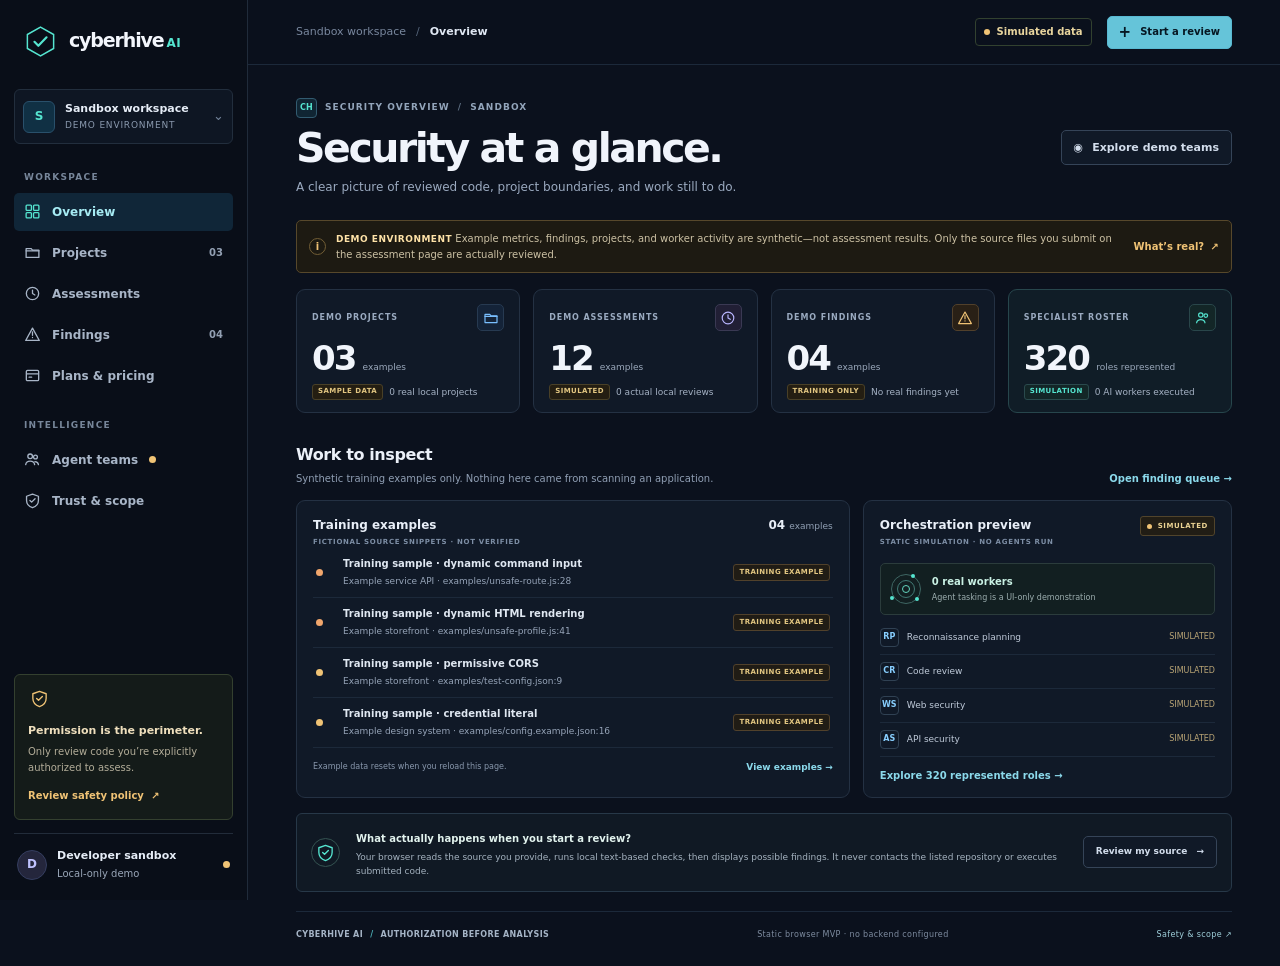
<file: index.html>
<!doctype html>
<!--
THESIS: CyberHive turns an explicitly approved source review into a human-readable engineering queue; its category-default promise of an autonomous army of live scanners is refused.
OWN-WORLD: Electric cyan on ink-navy, cool-white operator panels, restrained amber authorization markers, and small uppercase instrumentation carry through the application.
STORY: A developer reviews clearly marked demo examples, registers their own source and scope, explicitly attests authorization, and runs real, bounded browser-local checks; a simulated 320-role roster never pretends to have scanned.
FIRST VIEWPORT: A persistent 252px navy navigation column frames a 1280px-capped dashboard; the headline, prominent Start a review action, simulated-data disclosure, and four balanced metric columns occupy the first view.
FORM: A cohesive defensive security operations desk, grounded in the provided CyberHive master brief; visual seed and reference comp are unavailable because Node.js is not installed.
-->
<html lang="en">
  <head>
    <meta charset="utf-8">
    <meta name="viewport" content="width=device-width, initial-scale=1">
    <meta name="theme-color" content="#0b111d">
    <meta name="description" content="CyberHive is a permission-first source review demo: inspect code you supply, triage potential security issues, and keep simulated agents clearly separate from actual checks.">
    <meta name="referrer" content="no-referrer">
    <meta http-equiv="Content-Security-Policy" content="default-src 'none'; base-uri 'none'; form-action 'none'; object-src 'none'; script-src 'self'; style-src 'self'; style-src-attr 'unsafe-inline'; img-src 'self' data: blob:; font-src 'self'; connect-src 'none'">
    <title>CyberHive AI — authorized security operations</title>
    <link rel="stylesheet" href="styles.css">
    <script src="security-engine.js" defer></script>
    <script src="app.js" defer></script>
  </head>
  <body>
    <div class="shell">
      <aside class="sidebar" id="sidebar" aria-label="CyberHive navigation">
        <a class="brand" href="#dashboard" aria-label="CyberHive dashboard">
          <span class="brand-symbol" aria-hidden="true">
            <svg viewBox="0 0 40 40" fill="none">
              <path d="M20 3.5 35 12v16L20 36.5 5 28V12L20 3.5Z" stroke="currentColor" stroke-width="1.7"/>
              <path d="m13.1 20.4 4.45 4.5 9.35-9.65" stroke="currentColor" stroke-linecap="round" stroke-linejoin="round" stroke-width="2.5"/>
            </svg>
          </span>
          <span class="brand-word">cyberhive<span>ai</span></span>
        </a>
        <div class="workspace-switch">
          <span class="workspace-glyph" aria-hidden="true">S</span>
          <span class="workspace-copy"><strong>Sandbox workspace</strong><small>DEMO ENVIRONMENT</small></span>
          <span class="chevron" aria-hidden="true">⌄</span>
        </div>
        <p class="nav-heading">WORKSPACE</p>
        <nav class="side-nav" aria-label="Workspace navigation">
          <a class="nav-link is-active" href="#dashboard" data-route="dashboard">
            <svg viewBox="0 0 20 20" aria-hidden="true"><rect x="2.5" y="2.5" width="6.25" height="6.25" rx="1"/><rect x="11.25" y="2.5" width="6.25" height="6.25" rx="1"/><rect x="2.5" y="11.25" width="6.25" height="6.25" rx="1"/><rect x="11.25" y="11.25" width="6.25" height="6.25" rx="1"/></svg>
            Overview
          </a>
          <a class="nav-link" href="#projects" data-route="projects">
            <svg viewBox="0 0 20 20" aria-hidden="true"><path d="M2.5 5.5h6l1.5 1.75h7.5v8.5H2.5z"/><path d="M2.5 8h15"/></svg>
            Projects <span class="nav-count" id="nav-project-count">03</span>
          </a>
          <a class="nav-link" href="#assessments" data-route="history">
            <svg viewBox="0 0 20 20" aria-hidden="true"><circle cx="10" cy="10" r="7.25"/><path d="M10 6v4l2.8 1.7"/></svg>
            Assessments
          </a>
          <a class="nav-link" href="#findings" data-route="findings">
            <svg viewBox="0 0 20 20" aria-hidden="true"><path d="M10 2.5 18 17H2z"/><path d="M10 7v4m0 2.5v.1"/></svg>
            Findings <span class="nav-count" id="nav-finding-count">04</span>
          </a>
          <a class="nav-link" href="#plans" data-route="plans">
            <svg viewBox="0 0 20 20" aria-hidden="true"><rect x="2.75" y="4" width="14.5" height="12" rx="1.4"/><path d="M3 8h14m-11 4h3"/></svg>
            Plans &amp; pricing
          </a>
        </nav>
        <p class="nav-heading nav-heading-spaced">INTELLIGENCE</p>
        <nav class="side-nav" aria-label="Intelligence navigation">
          <a class="nav-link" href="#agent-teams" data-route="agent-teams">
            <svg viewBox="0 0 20 20" aria-hidden="true"><circle cx="7.25" cy="6.25" r="2.75"/><circle cx="13.5" cy="7" r="2.25"/><path d="M2 16c.45-2.65 2.3-4 5.25-4s4.8 1.35 5.25 4m.3-3.55c2.45.15 3.85 1.3 4.2 3.55"/></svg>
            Agent teams
            <span class="simulated-dot" aria-label="Simulation"></span>
          </a>
          <a class="nav-link" href="#trust" data-route="trust">
            <svg viewBox="0 0 20 20" aria-hidden="true"><path d="M10 2.5 17 5v4.85c0 4.2-2.75 7.35-7 8.65-4.25-1.3-7-4.45-7-8.65V5l7-2.5Z"/><path d="m7 9.9 2 2 4-4"/></svg>
            Trust &amp; scope
          </a>
        </nav>
        <div class="sidebar-spacer"></div>
        <div class="boundary-card">
          <span class="boundary-symbol" aria-hidden="true"><svg viewBox="0 0 20 20"><path d="M10 2.5 17 5v4.85c0 4.2-2.75 7.35-7 8.65-4.25-1.3-7-4.45-7-8.65V5l7-2.5Z"/><path d="m7 9.9 2 2 4-4"/></svg></span>
          <strong>Permission is the perimeter.</strong>
          <p>Only review code you’re explicitly authorized to assess.</p>
          <a href="#trust" data-route="trust">Review safety policy <span aria-hidden="true">↗</span></a>
        </div>
        <div class="profile-row">
          <span class="profile-avatar" aria-hidden="true">D</span>
          <span class="profile-copy"><strong>Developer sandbox</strong><small>Local-only demo</small></span>
          <span class="demo-indicator" aria-label="Demo mode"></span>
        </div>
      </aside>

      <div class="app-frame">
        <header class="topbar">
          <button class="mobile-menu" type="button" id="mobile-menu" aria-label="Open navigation" aria-expanded="false">
            <svg viewBox="0 0 20 20" aria-hidden="true"><path d="M3 5h14M3 10h14M3 15h14"/></svg>
          </button>
          <div class="breadcrumb"><span>Sandbox workspace</span><span aria-hidden="true">/</span><strong id="page-crumb">Overview</strong></div>
          <div class="topbar-actions">
            <span class="environment-pill"><span aria-hidden="true"></span> Simulated data</span>
            <button class="button button-primary top-action" type="button" data-route="review"><span aria-hidden="true">+</span> Start a review</button>
          </div>
        </header>

        <main id="main" class="main-content" tabindex="-1">
          <section class="page-view is-current" data-view="dashboard" aria-labelledby="dashboard-title">
            <div class="page-heading dashboard-heading">
              <div>
                <div class="page-kicker"><span class="eyebrow-mark" aria-hidden="true">CH</span> SECURITY OVERVIEW <span class="kicker-divider">/</span> SANDBOX</div>
                <h1 id="dashboard-title">Security at a glance.</h1>
                <p class="heading-subtitle">A clear picture of reviewed code, project boundaries, and work still to do.</p>
              </div>
              <button class="button button-secondary demo-tour-button" type="button" data-route="agent-teams"><span aria-hidden="true">◉</span> Explore demo teams</button>
            </div>

            <div class="demo-banner" role="note">
              <span class="demo-banner-icon" aria-hidden="true">i</span>
              <p><strong>DEMO ENVIRONMENT</strong> Example metrics, findings, projects, and worker activity are synthetic—not assessment results. Only the source files you submit on the assessment page are actually reviewed.</p>
              <a href="#trust" data-route="trust">What’s real? <span aria-hidden="true">↗</span></a>
            </div>

            <div class="metrics-grid">
              <article class="metric-panel">
                <div class="metric-top"><span class="metric-label">DEMO PROJECTS</span><span class="metric-icon metric-icon-blue" aria-hidden="true"><svg viewBox="0 0 20 20"><path d="M2.5 5.5h6l1.5 1.75h7.5v8.5H2.5z"/><path d="M2.5 8h15"/></svg></span></div>
                <div class="metric-number" id="metric-projects">03<span class="metric-unit">examples</span></div>
                <p class="metric-foot"><span class="demo-chip">SAMPLE DATA</span> <span id="local-project-total">0 real local projects</span></p>
              </article>
              <article class="metric-panel">
                <div class="metric-top"><span class="metric-label">DEMO ASSESSMENTS</span><span class="metric-icon metric-icon-lilac" aria-hidden="true"><svg viewBox="0 0 20 20"><circle cx="10" cy="10" r="7.25"/><path d="M10 6v4l2.8 1.7"/></svg></span></div>
                <div class="metric-number">12<span class="metric-unit">examples</span></div>
                <p class="metric-foot"><span class="demo-chip">SIMULATED</span> <span id="local-assessment-total">0 actual local reviews</span></p>
              </article>
              <article class="metric-panel">
                <div class="metric-top"><span class="metric-label">DEMO FINDINGS</span><span class="metric-icon metric-icon-amber" aria-hidden="true"><svg viewBox="0 0 20 20"><path d="M10 2.5 18 17H2z"/><path d="M10 7v4m0 2.5v.1"/></svg></span></div>
                <div class="metric-number">04<span class="metric-unit">examples</span></div>
                <p class="metric-foot"><span class="demo-chip">TRAINING ONLY</span> No real findings yet</p>
              </article>
              <article class="metric-panel metric-panel-featured">
                <div class="metric-top"><span class="metric-label">SPECIALIST ROSTER</span><span class="metric-icon metric-icon-cyan" aria-hidden="true"><svg viewBox="0 0 20 20"><circle cx="7.25" cy="6.25" r="2.75"/><circle cx="13.5" cy="7" r="2.25"/><path d="M2 16c.45-2.65 2.3-4 5.25-4s4.8 1.35 5.25 4"/></svg></span></div>
                <div class="metric-number">320<span class="metric-unit">roles represented</span></div>
                <p class="metric-foot"><span class="demo-chip demo-chip-cyan">SIMULATION</span> 0 AI workers executed</p>
              </article>
            </div>

            <div class="section-head section-head-gap">
              <div><h2>Work to inspect</h2><p>Synthetic training examples only. Nothing here came from scanning an application.</p></div>
              <button class="text-action" type="button" data-route="findings">Open finding queue <span aria-hidden="true">→</span></button>
            </div>

            <div class="overview-grid">
              <section class="panel findings-panel" aria-label="Synthetic demo findings">
                <div class="panel-heading">
                  <div><h3>Training examples</h3><span class="panel-micro">FICTIONAL SOURCE SNIPPETS · NOT VERIFIED</span></div>
                  <span class="panel-total">04 <span>examples</span></span>
                </div>
                <div id="overview-findings"></div>
                <div class="panel-footer"><span>Example data resets when you reload this page.</span><button type="button" class="text-action" data-route="findings">View examples →</button></div>
              </section>

              <section class="panel activity-panel" aria-label="Simulated specialist activity">
                <div class="panel-heading">
                  <div><h3>Orchestration preview</h3><span class="panel-micro">STATIC SIMULATION · NO AGENTS RUN</span></div>
                  <span class="simulation-badge"><span></span> SIMULATED</span>
                </div>
                <div class="activity-status">
                  <span class="activity-orbit" aria-hidden="true"><span></span><span></span><span></span></span>
                  <span><strong>0 real workers</strong><small>Agent tasking is a UI-only demonstration</small></span>
                </div>
                <div class="mini-roster" id="mini-roster"></div>
                <button class="text-action activity-link" type="button" data-route="agent-teams">Explore 320 represented roles <span aria-hidden="true">→</span></button>
              </section>
            </div>

            <section class="reality-strip">
              <span class="reality-shield" aria-hidden="true"><svg viewBox="0 0 20 20"><path d="M10 2.5 17 5v4.85c0 4.2-2.75 7.35-7 8.65-4.25-1.3-7-4.45-7-8.65V5l7-2.5Z"/><path d="m7 9.9 2 2 4-4"/></svg></span>
              <div><strong>What actually happens when you start a review?</strong><p>Your browser reads the source you provide, runs local text-based checks, then displays possible findings. It never contacts the listed repository or executes submitted code.</p></div>
              <button class="button button-secondary" type="button" data-route="review">Review my source <span aria-hidden="true">→</span></button>
            </section>
          </section>

          <section class="page-view" data-view="projects" aria-labelledby="projects-title" hidden>
            <div class="page-heading">
              <div><div class="page-kicker"><span class="eyebrow-mark">CH</span> WORKSPACE <span class="kicker-divider">/</span> PROJECTS</div><h1 id="projects-title">Project boundaries.</h1><p class="heading-subtitle">Demo projects are fictional. Local projects and scope notes stay in page memory.</p></div>
              <button class="button button-primary" type="button" id="new-project-button"><span aria-hidden="true">+</span> Add a project</button>
            </div>
            <div class="demo-banner demo-banner-compact"><span class="demo-banner-icon">i</span><p><strong>NO REPOSITORY CONNECTED.</strong> Adding a repository URL records its label only; this demo never clones, fetches, or scans a remote repository.</p></div>
            <div class="projects-summary"><span id="project-view-count">3 examples</span><span>LOCAL SOURCE REVIEWS REQUIRE A WRITTEN-PERMISSION ATTESTATION.</span></div>
            <div class="project-list" id="project-list"></div>
          </section>

          <section class="page-view" data-view="review" aria-labelledby="assessment-title" hidden>
            <div class="page-heading">
              <div><div class="page-kicker"><span class="eyebrow-mark">CH</span> SOURCE REVIEW <span class="kicker-divider">/</span> CLIENT-LOCAL</div><h1 id="assessment-title">Review authorized source.</h1><p class="heading-subtitle">Read-only pattern checks, performed in this tab, on text you explicitly provide.</p></div>
              <span class="local-only-pill"><span></span> Files stay in this tab</span>
            </div>
            <div class="scope-callout"><span aria-hidden="true">!</span><p><strong>No live-target scanning.</strong> This demo does not browse, call, clone, or probe URLs, endpoints, IP addresses, or repositories. Submitted source code is never uploaded, executed, stored, or sent to an AI.</p></div>
            <div class="assessment-layout">
              <form class="panel review-form" id="review-form">
                <div class="form-title"><span class="step-mark">A</span><div><h2>Set the authorization boundary.</h2><p>A project label and precise local source scope are required.</p></div></div>
                <label for="review-project">Project with written-permission attestation <span class="required-mark">*</span></label>
                <select id="review-project" name="project" required></select>
                <label for="review-scope">Approved files and scope <span class="required-mark">*</span></label>
                <input id="review-scope" name="scope" maxlength="500" placeholder="e.g. auth.js, auth.test.js" required>
                <p class="scope-input-hint">Enter exact authorized basenames separated by commas (no paths or wildcards). Paste text is named <code>pasted-source.[language]</code> and must also be authorized.</p>
                <label class="authorization-check"><input type="checkbox" id="authorization-check" required><span>I have written permission to assess this project and the exact source files I’m providing.</span></label>
                <div class="form-title source-step"><span class="step-mark step-mark-cyan">B</span><div><h2>Provide source text to inspect.</h2><p>Only text-based source and configuration files; no archives or binary files.</p></div></div>
                <label for="source-files" class="upload-drop">
                  <span class="upload-icon" aria-hidden="true"><svg viewBox="0 0 24 24"><path d="M12 16V4m0 0L7.5 8.5M12 4l4.5 4.5"/><path d="M5 14v4.5h14V14"/></svg></span>
                  <span class="upload-copy"><strong>Choose files to review</strong><span>or paste source below · up to 15 files · 2 MB total</span></span>
                  <span class="upload-browse">Browse files</span>
                  <input id="source-files" type="file" multiple accept=".js,.jsx,.ts,.tsx,.mjs,.cjs,.py,.java,.go,.rb,.php,.cs,.c,.h,.cpp,.hpp,.rs,.swift,.kt,.html,.htm,.css,.scss,.sql,.json,.yaml,.yml,.toml,.sh,.xml,.vue,.svelte,.md,.txt">
                </label>
                <div id="selected-files" class="selected-files" aria-live="polite"><span>No files selected yet.</span></div>
                <div class="paste-label-row"><label for="pasted-source">Paste code instead <span class="optional-label">optional if source files are selected</span></label><label class="language-picker" for="pasted-language">LANGUAGE <select id="pasted-language" aria-label="Language of pasted source"><option value="js">JavaScript</option><option value="ts">TypeScript</option><option value="py">Python</option><option value="java">Java</option><option value="go">Go</option><option value="php">PHP</option><option value="html">HTML</option><option value="sql">SQL</option><option value="json">JSON</option><option value="yaml">YAML</option></select></label></div>
                <textarea id="pasted-source" maxlength="500000" rows="8" spellcheck="false" placeholder="Paste authorized source here. Text stays in this browser tab; it is never uploaded or executed."></textarea>
                <div class="source-meta"><span id="source-counter">0 / 500,000 characters</span><span>MAX 15 FILES · 2 MB TOTAL</span></div>
                <p class="form-error" id="review-error" role="alert" hidden></p>
                <p class="form-feedback" id="review-progress" role="status" hidden></p>
                <div class="form-actions">
                  <p><span aria-hidden="true">⌁</span> Local, deterministic checks · no external connections</p>
                  <button class="button button-primary" id="run-review-button" type="submit">Review this source <span aria-hidden="true">↗</span></button>
                </div>
              </form>
              <aside class="panel rules-panel">
                <p class="panel-micro">WHAT THIS MVP CHECKS</p>
                <h3>A careful first pass.</h3>
                <p>Static, line-oriented heuristics flag patterns that deserve human review. A flag is not a confirmed vulnerability or a CVSS score.</p>
                <div class="rule-list">
                  <p><span class="rule-dot rule-dot-red"></span> Possible hard-coded credentials</p>
                  <p><span class="rule-dot rule-dot-orange"></span> Risky SQL or command construction</p>
                  <p><span class="rule-dot rule-dot-yellow"></span> Dynamic HTML or code execution</p>
                  <p><span class="rule-dot rule-dot-blue"></span> Overly permissive CORS or TLS settings</p>
                </div>
                <div class="unscanned-note"><strong>NOT INCLUDED</strong><span>Dependency feeds, reachability analysis, infrastructure review, proof of exploitability, or a replacement for a dedicated scanner.</span></div>
                <div class="scope-reminder"><span aria-hidden="true">✓</span><p>Outputs are provisional observations. Review the cited source and your authorization before taking action.</p></div>
              </aside>
            </div>
            <section class="run-progress-card panel" id="run-progress-card" hidden aria-live="polite">
              <div class="progress-top"><span class="spinner" aria-hidden="true"></span><span><strong id="progress-title">Checking supplied files…</strong><small id="progress-detail">Only files selected in this tab are being inspected.</small></span><button class="button button-secondary cancel-button" id="cancel-review-button" type="button">Cancel review</button></div>
              <div class="progress-track"><span id="progress-fill"></span></div><div class="progress-caption" id="progress-caption">Preparing local checks…</div>
            </section>
            <section class="run-result panel" id="run-result" hidden aria-live="polite"></section>
          </section>

          <section class="page-view" data-view="findings" aria-labelledby="findings-title" hidden>
            <div class="page-heading">
              <div><div class="page-kicker"><span class="eyebrow-mark">CH</span> RISK QUEUE <span class="kicker-divider">/</span> HUMAN REVIEW</div><h1 id="findings-title">Potential findings.</h1><p class="heading-subtitle">Possible code patterns, not confirmed vulnerabilities. Sample findings are synthetic.</p></div>
              <button class="button button-primary" type="button" data-route="review"><span aria-hidden="true">+</span> Review source</button>
            </div>
            <div class="demo-banner demo-banner-compact"><span class="demo-banner-icon">i</span><p><strong>TRAINING EXAMPLES ARE NOT REAL ASSESSMENT RESULTS.</strong> Findings from the browser-local source review are marked separately and retain their source line numbers and excerpts.</p></div>
            <div class="finding-controls">
              <label class="filter-search"><span class="visually-hidden">Search finding names or files</span><svg viewBox="0 0 20 20" aria-hidden="true"><circle cx="8.8" cy="8.8" r="5.9"/><path d="m13.2 13.2 4 4"/></svg><input id="finding-search" type="search" placeholder="Search title or file…"></label>
              <label class="severity-filter"><span class="visually-hidden">Filter potential findings by severity</span><select id="severity-filter"><option value="all">All severities</option><option value="Critical">Critical</option><option value="High">High</option><option value="Medium">Medium</option><option value="Low">Low</option></select></label>
              <div class="source-tabs" role="group" aria-label="Finding source">
                <button class="source-tab is-active" type="button" data-source="all" aria-pressed="true">All findings</button>
                <button class="source-tab" type="button" data-source="local" aria-pressed="false">Your local reviews <span id="local-finding-count">0</span></button>
                <button class="source-tab" type="button" data-source="demo" aria-pressed="false">Training examples</button>
              </div>
              <span class="finding-total" id="finding-total">4 examples</span>
            </div>
            <div class="finding-table-wrap">
              <table class="finding-table">
                <thead><tr><th scope="col">POTENTIAL ISSUE</th><th scope="col">PROJECT / FILE</th><th scope="col">SEVERITY</th><th scope="col">STATE</th><th scope="col"><span class="visually-hidden">View details</span></th></tr></thead>
                <tbody id="finding-rows"></tbody>
              </table>
              <p class="table-empty" id="finding-empty" hidden>No findings match those filters. Try another search, severity, or source.</p>
            </div>
            <section class="finding-detail panel" id="finding-detail" hidden aria-labelledby="finding-detail-title">
              <div class="detail-heading"><div><span class="panel-micro" id="detail-provenance"></span><h2 id="finding-detail-title"></h2></div><button class="icon-button" id="close-finding-detail" type="button" aria-label="Close finding details">×</button></div>
              <div class="detail-badges" id="detail-badges"></div>
              <p class="detail-description" id="detail-description"></p>
              <div class="detail-code-wrap"><div class="detail-code-header"><span id="detail-file"></span><span id="detail-line"></span></div><pre class="detail-code"><code id="detail-snippet"></code></pre></div>
              <div class="detail-remediation"><span class="remediation-symbol" aria-hidden="true">↗</span><div><strong>What to check next</strong><p id="detail-remediation"></p></div></div>
            </section>
          </section>

          <section class="page-view" data-view="agent-teams" aria-labelledby="teams-title" hidden>
            <div class="page-heading">
              <div><div class="page-kicker"><span class="eyebrow-mark">CH</span> ORCHESTRATION <span class="kicker-divider">/</span> CONCEPT DEMO</div><h1 id="teams-title">A team of specialists.</h1><p class="heading-subtitle">An architecture sketch—not a running scanner, AI model, or completed assessment.</p></div>
              <span class="simulation-badge simulation-badge-lg"><span></span> SIMULATION ONLY</span>
            </div>
            <div class="agent-disclaimer" role="note"><span aria-hidden="true">i</span><p><strong>None of the agents on this page are running.</strong> These are illustrative worker roles only. No live targets, repositories, code, or AI providers have been contacted by the simulation.</p></div>
            <section class="panel orchestration-panel">
              <div class="orchestration-header"><div><span class="panel-micro">ILLUSTRATIVE SCALING PLAN</span><h2>320 represented roles · 0 real workers</h2></div><span class="concurrency-tag"><span></span> No jobs executing</span></div>
              <p class="orchestration-intro">Example team composition for a future authorization-gated architecture. Role counts are planning placeholders—not deployed agents, model calls, or independently verified analysis.</p>
              <div class="team-total-bar" aria-label="Specialist team share of 320 proposed worker roles">
                <span class="bar-recon" style="--share:15%"></span><span class="bar-code" style="--share:20%"></span><span class="bar-web" style="--share:15%"></span><span class="bar-api" style="--share:11.25%"></span><span class="bar-auth" style="--share:7.5%"></span><span class="bar-cloud" style="--share:7.5%"></span><span class="bar-dependencies" style="--share:8.75%"></span><span class="bar-logic" style="--share:5.625%"></span><span class="bar-verification" style="--share:5%"></span><span class="bar-reporting" style="--share:4.375%"></span>
              </div>
              <div class="team-grid" id="team-grid"></div>
            </section>
            <section class="guardrail-grid">
              <article class="panel guardrail-panel"><span class="guardrail-number">01</span><h3>Policy before planning</h3><p>A future coordinator must validate written permission and exact project/file scope before it creates a task.</p></article>
              <article class="panel guardrail-panel"><span class="guardrail-number">02</span><h3>Bound work, always</h3><p>Future jobs require explicit concurrency, per-task timeouts, cancellation, rate limits, and auditable status.</p></article>
              <article class="panel guardrail-panel"><span class="guardrail-number">03</span><h3>Human-reviewed results</h3><p>A role assignment is not a real finding. Verify evidence; preserve uncertainty; let a human review any remediation.</p></article>
            </section>
          </section>

          <section class="page-view" data-view="trust" aria-labelledby="trust-title" hidden>
            <div class="page-heading"><div><div class="page-kicker"><span class="eyebrow-mark">CH</span> SAFETY &amp; PRIVACY <span class="kicker-divider">/</span> REQUIRED READING</div><h1 id="trust-title">Scope is not optional.</h1><p class="heading-subtitle">Clear authorization, least exposure, and honest descriptions of what this demo can do.</p></div></div>
            <div class="trust-layout">
              <section class="panel policy-panel">
                <span class="policy-label"><span aria-hidden="true">!</span> PERMISSION POLICY</span><h2>Written permission comes first.</h2>
                <p>Only inspect a code project you own or are explicitly authorized to assess. Your approval must cover the source files you supply. A domain, URL, API address, repository README, filename, prompt, or uploaded document is never permission to expand that boundary.</p>
                <ul><li>Do not enter or provide third-party code without its owner's permission.</li><li>Exclude production access, credentials, live customer records, private keys, and personal data.</li><li>Stop if your authorization, file scope, or rights to share a source file are unclear.</li><li>Do not use an AI tool or model in this MVP to analyze code; no code leaves this browser tab.</li></ul>
              </section>
              <section class="panel reality-panel">
                <span class="panel-micro">CAPABILITY LEDGER</span><h2>Demo truth, not a sales claim.</h2>
                <dl>
                  <div><dt>Source checks</dt><dd class="state-local">Real · in-browser heuristics</dd></div>
                  <div><dt>Remote scans</dt><dd>Not implemented · no network probes</dd></div>
                  <div><dt>320 agent roles</dt><dd class="state-simulated">Illustrative simulation · zero live agents</dd></div>
                  <div><dt>Source uploads</dt><dd>Read as text only · never posted or executed</dd></div>
                  <div><dt>Account / server / database</dt><dd>Not implemented · no account or cloud persistence</dd></div>
                  <div><dt>Demo findings</dt><dd>Fictional training snippets · not assessment results</dd></div>
                  <div><dt>Local results</dt><dd>Held in page memory · cleared when you reload</dd></div>
                </dl>
              </section>
              <section class="panel future-controls">
                <span class="panel-micro">BEFORE A LIVE SECURITY ASSESSMENT</span><h2>Planned safeguards—not features of this demo.</h2>
                <p>Live scanning is explicitly not included. Any future scanner needs server-side tenant isolation, verifiable project ownership and scope, allowlisted target enforcement on every job, isolated file analysis, auditable permission records, safe rate limits, a kill switch, and human approval before disruptive actions.</p>
              </section>
              <section class="panel policy-commitments">
                <h2>Cybersecurity use policy</h2>
                <p>Use this prototype only for source you own or are expressly authorized to share. Your authorization must specifically cover every file in the exact filename scope; an attestation does not verify your rights.</p>
                <ul>
                  <li><strong>Stay in scope.</strong> Never use this interface to probe, access, or attempt to bypass controls on a live system. It does not scan domains, URLs, IP addresses, services, or repositories.</li>
                  <li><strong>Keep sensitive data out.</strong> Do not supply secrets, keys, passwords, production data, customer records, or personal information. Use redacted or synthetic samples.</li>
                  <li><strong>Do not misuse results.</strong> Potential pattern matches are not confirmed vulnerabilities or exploit instructions. Verify source context and your permission before acting.</li>
                  <li><strong>Respect boundaries.</strong> Stop if consent, file scope, data rights, or safe handling is unclear. Do not use this demo to disrupt services or access another person's data.</li>
                  <li><strong>Report problems responsibly.</strong> This demo has no security-response service or guaranteed monitoring. Do not send confidential source or credentials in a public report.</li>
                </ul>
              </section>
              <section class="panel privacy-commitments">
                <h2>Privacy and availability</h2>
                <p>The app includes no accounts, checkout, analytics, telemetry, or backend storage. Project records and review results stay in page memory and are cleared when the page reloads. The source analyzer does not make network requests.</p>
                <p>This public static site is hosted on GitHub Pages. GitHub may process request metadata under its <a href="https://docs.github.com/en/site-policy/privacy-policies/github-privacy-statement" rel="noopener noreferrer">privacy statement</a>. The app has no backend, and the source analyzer does not send submitted code to the host. Hosting does not provide privacy-law compliance or a security certification.</p>
              </section>
            </div>
          </section>

          <section class="page-view" data-view="plans" aria-labelledby="plans-title" hidden>
            <div class="page-heading">
              <div>
                <div class="page-kicker"><span class="eyebrow-mark">CH</span> PRODUCT ROADMAP <span class="kicker-divider">/</span> TRANSPARENT PLANS</div>
                <h1 id="plans-title">Security plans should earn trust.</h1>
                <p class="heading-subtitle">A proposed path from a free local demo to a secure team product—without selling features that do not exist.</p>
              </div>
            </div>
            <div class="demo-banner demo-banner-compact" role="note">
              <span class="demo-banner-icon" aria-hidden="true">i</span>
              <p><strong>NO SUBSCRIPTIONS ARE FOR SALE.</strong> Pricing, account creation, billing, and paid features are not configured. No checkout or charge can be made here.</p>
              <a href="#trust" data-route="trust">Read the security policy <span aria-hidden="true">↗</span></a>
            </div>
            <section class="panel plans-ledger" aria-label="Proposed subscription plans">
              <div class="plans-ledger-heading">
                <div><span class="panel-micro">PRICING NOT SET · PRODUCT NOT FOR SALE</span><h2>Proposed plans, not live offers.</h2></div>
                <span class="simulation-badge simulation-badge-lg"><span></span> ROADMAP ONLY</span>
              </div>
              <div class="plans-table-wrap">
                <table class="plans-table">
                  <caption>Illustrative plan structure. Future paid features depend on security, privacy, and service architecture that this prototype does not have.</caption>
                  <thead>
                    <tr><th scope="col">CAPABILITY</th><th scope="col"><span>Community</span><small>Available · $0</small></th><th scope="col"><span>Individual</span><small>Planned · price not set</small></th><th scope="col"><span>Team</span><small>Planned · price not set</small></th></tr>
                  </thead>
                  <tbody>
                    <tr><th scope="row">Browser-local pattern checks</th><td>Available in demo</td><td>Possible base feature</td><td>Possible base feature</td></tr>
                    <tr><th scope="row">Source stays in your browser</th><td>Yes, for local review</td><td>Design requirement</td><td>Design requirement</td></tr>
                    <tr><th scope="row">Accounts and cloud history</th><td>Not included</td><td>Not implemented</td><td>Not implemented</td></tr>
                    <tr><th scope="row">Shared projects and team roles</th><td>Not included</td><td>Not included</td><td>Future proposal</td></tr>
                    <tr><th scope="row">Verified authorization and audit trail</th><td>Not included</td><td>Required before launch</td><td>Required before launch</td></tr>
                    <tr><th scope="row">Real AI agents or live scanning</th><td>Not included</td><td>Not included</td><td>Not included</td></tr>
                    <tr><th scope="row">Checkout or recurring billing</th><td>No</td><td>No</td><td>No</td></tr>
                  </tbody>
                </table>
              </div>
              <div class="plans-footnote">
                <strong>No payment or account data is requested.</strong>
                <span>Every local pattern match remains unverified. Nothing about a future paid tier would imply authorization verification, comprehensive analysis, or a guarantee that code is secure.</span>
              </div>
            </section>
            <section class="policy-principle">
              <span class="reality-shield" aria-hidden="true"><svg viewBox="0 0 20 20"><path d="M10 2.5 17 5v4.85c0 4.2-2.75 7.35-7 8.65-4.25-1.3-7-4.45-7-8.65V5l7-2.5Z"/><path d="m7 9.9 2 2 4-4"/></svg></span>
              <div><strong>Security before monetization.</strong><p>Accounts, verified permission, protected storage, service monitoring, incident handling, and a tested billing backend must be built and reviewed before any paid plan launches.</p></div>
              <a class="button button-secondary" href="#trust" data-route="trust">Review safeguards <span aria-hidden="true">↗</span></a>
            </section>
          </section>

          <section class="page-view" data-view="assessments" aria-labelledby="history-title" hidden>
            <div class="page-heading"><div><div class="page-kicker"><span class="eyebrow-mark">CH</span> WORKSPACE <span class="kicker-divider">/</span> ASSESSMENTS</div><h1 id="history-title">Review history.</h1><p class="heading-subtitle">Historical examples are synthetic. Real results are available only for text you submitted in this page session.</p></div><button class="button button-primary" type="button" data-route="review">Start local review <span aria-hidden="true">↗</span></button></div>
            <div class="demo-banner demo-banner-compact"><span class="demo-banner-icon">i</span><p><strong>12 SYNTHETIC ASSESSMENT EXAMPLES.</strong> The demo timeline demonstrates workflow states; it does not represent completed security tests.</p></div>
            <div class="history-grid" id="history-grid"></div>
          </section>

          <footer class="app-footer"><span>CYBERHIVE AI <span aria-hidden="true">/</span> AUTHORIZATION BEFORE ANALYSIS</span><span>Static browser MVP <span aria-hidden="true">·</span> no backend configured</span><a href="#trust" data-route="trust">Safety &amp; scope <span aria-hidden="true">↗</span></a></footer>
        </main>
      </div>
    </div>

    <dialog class="dialog" id="project-dialog" aria-labelledby="project-dialog-title">
      <form class="dialog-form" id="project-form">
        <div class="dialog-header"><div><span class="panel-micro">LOCAL-ONLY PROJECT SETUP</span><h2 id="project-dialog-title">Register an authorized project.</h2></div><button class="icon-button" type="button" id="close-project-dialog" aria-label="Close project form">×</button></div>
        <p class="dialog-explainer">Project details stay in this tab’s memory. No account, repository connection, ownership check, or server is configured. Enter the exact authorized source filenames separated by commas.</p>
        <label for="project-name">Project name <span class="required-mark">*</span></label>
        <input id="project-name" name="project-name" maxlength="80" required placeholder="e.g. Checkout service">
        <label for="project-repository">Repository reference <span class="optional-label">optional · never fetched</span></label>
        <input id="project-repository" name="project-repository" maxlength="200" placeholder="e.g. organization/private-repo or a repository URL">
        <label for="project-scope">Authorized source scope <span class="required-mark">*</span></label>
        <input id="project-scope" name="project-scope" maxlength="500" required placeholder="e.g. checkout.js, checkout.test.js">
        <label class="authorization-check dialog-attestation"><input id="project-authorization" type="checkbox" required><span>I have the owner’s written permission to assess this project within this exact scope.</span></label>
        <p class="form-error" id="project-error" role="alert" hidden></p>
        <div class="dialog-actions"><button class="button button-secondary" type="button" id="cancel-project-dialog">Cancel</button><button class="button button-primary" type="submit">Add project <span aria-hidden="true">↗</span></button></div>
      </form>
    </dialog>
  </body>
</html>
</file>
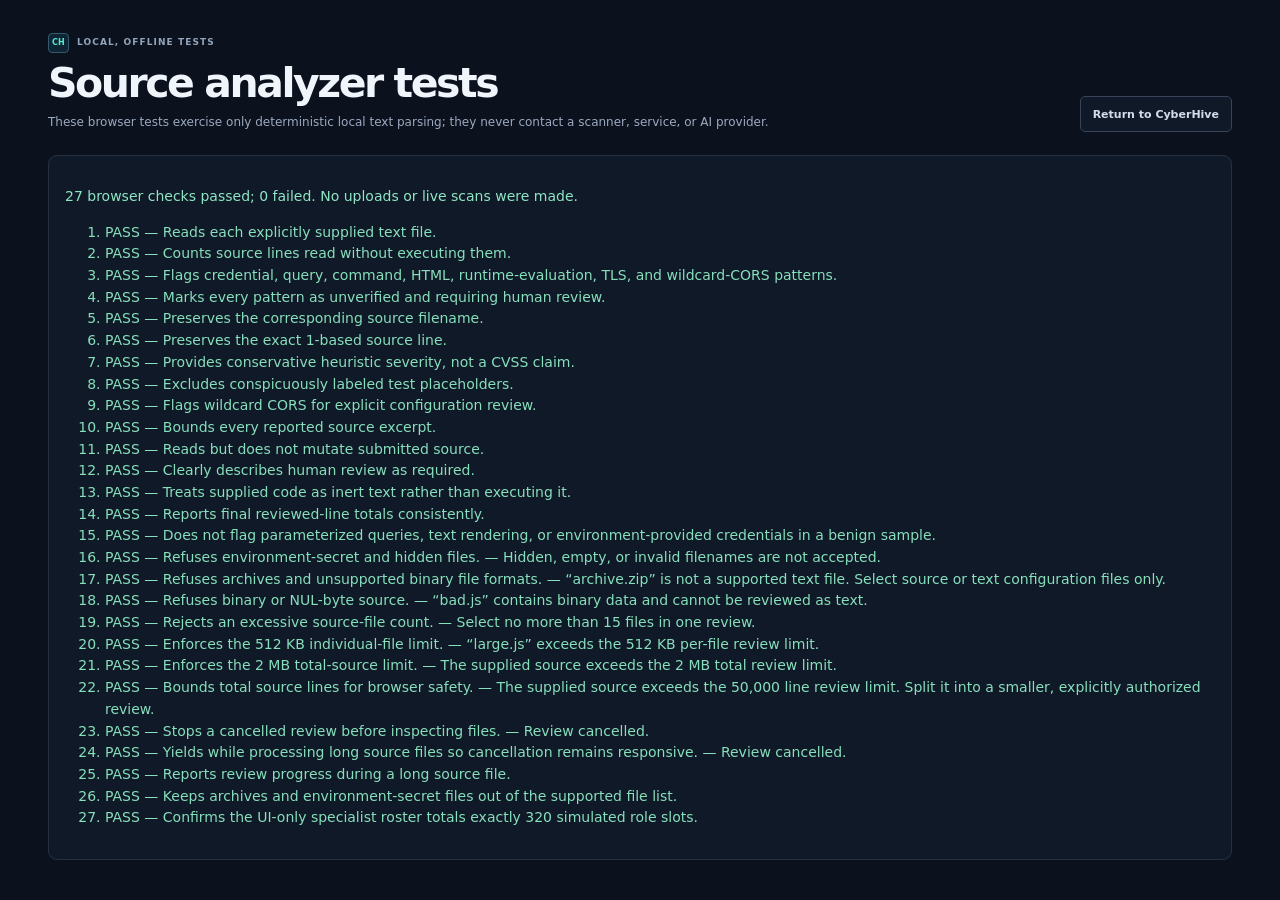
<file: tests.html>
<!doctype html>
<html lang="en">
  <head>
    <meta charset="utf-8">
    <meta name="viewport" content="width=device-width, initial-scale=1">
    <meta name="theme-color" content="#0b111d">
    <title>CyberHive AI · local source analyzer tests</title>
    <link rel="stylesheet" href="styles.css">
    <link rel="stylesheet" href="tests.css">
    <script src="security-engine.js" defer></script>
    <script src="tests.js" defer></script>
  </head>
  <body class="test-page">
    <main class="main-content" aria-labelledby="test-title">
      <div class="page-heading">
        <div>
          <div class="page-kicker"><span class="eyebrow-mark">CH</span> LOCAL, OFFLINE TESTS</div>
          <h1 id="test-title">Source analyzer tests</h1>
          <p class="heading-subtitle">These browser tests exercise only deterministic local text parsing; they never contact a scanner, service, or AI provider.</p>
        </div>
        <a class="button button-secondary" href="index.html#dashboard">Return to CyberHive</a>
      </div>
      <section class="panel test-panel" aria-live="polite">
        <p id="test-status">Running source analyzer tests…</p>
        <ol id="test-results"></ol>
      </section>
    </main>
  </body>
</html>
</file>
<file: styles.css>
:root {
  color-scheme: dark;
  --background: #0b111d;
  --sidebar: #090e18;
  --surface: #101927;
  --surface-raised: #141e2e;
  --surface-hover: #172437;
  --surface-selected: #102837;
  --line: #243143;
  --line-soft: #1c293a;
  --text: #ecf2fa;
  --text-soft: #becbdd;
  --muted: #90a0b6;
  --subtle: #72829a;
  --blue: #54a5ff;
  --cyan: #55e5d0;
  --amber: #f0c375;
  --red: #fa7d83;
  --orange: #f1a66c;
  --green: #72ddb0;
  --radius-small: 5px;
  --radius-panel: 9px;
  --sidebar-width: 248px;
  --page-limit: 1360px;
  font-family: "Segoe UI", system-ui, -apple-system, BlinkMacSystemFont, sans-serif;
  font-synthesis: none;
  text-rendering: optimizeLegibility;
  font-optical-sizing: auto;
  background: var(--background);
}

* { box-sizing: border-box; }
html { min-width: 320px; min-height: 100%; scroll-behavior: smooth; scroll-padding-top: 82px; }
body { min-width: 320px; min-height: 100vh; margin: 0; background: var(--background); color: var(--text); font-size: 14px; line-height: 1.55; -webkit-font-smoothing: antialiased; }
a { color: inherit; }
button, input, textarea, select { font: inherit; }
button, summary { -webkit-tap-highlight-color: transparent; }
button:focus-visible, a:focus-visible, input:focus-visible, textarea:focus-visible, select:focus-visible, summary:focus-visible, .upload-drop:focus-within {
  outline: 3px solid #68bdff;
  outline-offset: 3px;
}
button:disabled { cursor: not-allowed; }
svg { display: block; }
.visually-hidden { position: absolute; width: 1px; height: 1px; padding: 0; margin: -1px; overflow: hidden; clip: rect(0,0,0,0); white-space: nowrap; border: 0; }
[hidden] { display: none !important; }

.shell { min-height: 100vh; }
.sidebar { position: fixed; inset: 0 auto 0 0; z-index: 20; width: var(--sidebar-width); display: flex; flex-direction: column; padding: 22px 14px 14px; overflow-y: auto; border-right: 1px solid #202b3a; background: var(--sidebar); }
.brand { display: inline-flex; align-items: center; gap: 11px; min-height: 38px; margin: 0 9px 29px; text-decoration: none; }
.brand-symbol { width: 35px; height: 35px; color: var(--cyan); }
.brand-symbol svg { width: 100%; height: 100%; }
.brand-word { color: #f3f6fc; font-size: 19px; font-weight: 760; letter-spacing: -.06em; }
.brand-word span { padding-left: 3px; color: var(--cyan); font-size: 12px; font-weight: 650; letter-spacing: .03em; text-transform: uppercase; }
.workspace-switch { min-height: 55px; display: flex; align-items: center; gap: 10px; padding: 8px; border: 1px solid #222e3d; border-radius: 6px; background: #0e1623; }
.workspace-glyph, .profile-avatar { width: 32px; height: 32px; display: grid; flex: 0 0 auto; place-items: center; border: 1px solid #29506b; border-radius: 6px; background: #103044; color: var(--cyan); font-size: 12px; font-weight: 760; }
.workspace-copy, .profile-copy { display: grid; min-width: 0; gap: 2px; }
.workspace-copy strong, .profile-copy strong { overflow: hidden; color: #e6edf7; font-size: 11px; font-weight: 670; text-overflow: ellipsis; white-space: nowrap; }
.workspace-copy small, .profile-copy small { color: #8b9aaf; font-size: 9px; letter-spacing: .09em; }
.chevron { margin-left: auto; color: #728299; font-size: 13px; }
.nav-heading { margin: 27px 10px 8px; color: #77869a; font-size: 9px; font-weight: 750; letter-spacing: .14em; }
.nav-heading-spaced { margin-top: 24px; }
.side-nav { display: grid; gap: 3px; }
.nav-link { min-height: 38px; display: flex; align-items: center; gap: 11px; padding: 7px 10px; border-radius: 5px; color: #a8b5c7; font-size: 12px; font-weight: 560; text-decoration: none; transition: background-color .16s ease, color .16s ease; }
.nav-link > svg { width: 17px; height: 17px; flex: 0 0 auto; fill: none; stroke: currentColor; stroke-linecap: round; stroke-linejoin: round; stroke-width: 1.55; }
.nav-link:hover { background: #121b29; color: #f3f7fc; }
.nav-link.is-active { background: #102638; color: #a7ecf4; }
.nav-link.is-active > svg { color: var(--cyan); }
.nav-count { margin-left: auto; color: #93a0b3; font-size: 10px; }
.simulated-dot, .demo-indicator { width: 7px; height: 7px; border-radius: 50%; background: var(--amber); }
.sidebar-spacer { flex: 1; min-height: 34px; }
.boundary-card { padding: 13px; border: 1px solid #34402f; border-radius: 6px; background: #141b19; }
.boundary-symbol { width: 22px; height: 22px; display: grid; place-items: center; margin-bottom: 9px; color: var(--amber); }
.boundary-symbol svg, .reality-shield svg { width: 19px; height: 19px; fill: none; stroke: currentColor; stroke-linecap: round; stroke-linejoin: round; stroke-width: 1.4; }
.boundary-card > strong { color: #efdfbd; font-size: 11px; font-weight: 710; }
.boundary-card > p { margin: 4px 0 9px; color: #b3ad99; font-size: 10px; line-height: 1.55; }
.boundary-card > a { color: var(--amber); font-size: 10px; font-weight: 680; text-decoration: none; }
.boundary-card > a span { margin-left: 4px; }
.profile-row { display: flex; align-items: center; gap: 10px; min-height: 53px; margin-top: 13px; padding: 9px 3px 0; border-top: 1px solid #222c3a; }
.profile-avatar { width: 30px; height: 30px; border-color: #353e60; border-radius: 50%; background: #24263c; color: #c0c3ff; }
.profile-copy { flex: 1; }
.profile-copy small { color: #99a6b8; font-size: 10px; letter-spacing: 0; }

.app-frame { min-height: 100vh; margin-left: var(--sidebar-width); }
.topbar { position: sticky; top: 0; z-index: 10; min-height: 65px; display: flex; align-items: center; justify-content: space-between; gap: 18px; padding: 0 clamp(20px, 4vw, 48px); border-bottom: 1px solid var(--line-soft); background: #0b111def; backdrop-filter: blur(14px); }
.breadcrumb { display: flex; align-items: center; gap: 10px; color: #9eacc0; font-size: 11px; }
.breadcrumb > span:first-child { color: #79889e; }
.breadcrumb > span:nth-child(2) { color: #55657a; }
.breadcrumb > strong { color: #e0e8f3; font-weight: 620; }
.topbar-actions { display: flex; align-items: center; gap: 15px; }
.environment-pill { display: inline-flex; align-items: center; gap: 7px; padding: 5px 8px; border: 1px solid #32412f; border-radius: 4px; color: #e8d59e; font-size: 10px; font-weight: 610; }
.environment-pill > span, .simulation-badge > span, .concurrency-tag > span { width: 6px; height: 6px; border-radius: 50%; background: var(--amber); }
.button { min-height: 36px; display: inline-flex; align-items: center; justify-content: center; gap: 9px; padding: 8px 12px; border: 1px solid transparent; border-radius: var(--radius-small); cursor: pointer; font-size: 11px; font-weight: 680; text-decoration: none; transition: border-color .16s ease, background-color .16s ease, transform .16s ease; }
.button:hover:not(:disabled) { transform: translateY(-1px); }
.button-primary { border-color: #59b9d2; background: #65c4d9; color: #061722; }
.button-primary:hover:not(:disabled) { border-color: #7ed7e6; background: #86d8e4; }
.button-primary:disabled { border-color: #4b5a6e; background: #526176; color: #e5ebf5; }
.button-secondary { border-color: #354458; background: #101927; color: #d2ddec; }
.button-secondary:hover:not(:disabled) { border-color: #617992; background: #152132; }
.top-action { min-height: 33px; padding: 7px 11px; font-size: 10px; }
.top-action > span { font-size: 15px; line-height: .8; }
.mobile-menu { display: none; width: 35px; height: 35px; place-items: center; border: 1px solid var(--line); border-radius: 5px; background: var(--surface); color: var(--text); cursor: pointer; }
.mobile-menu svg { width: 18px; height: 18px; fill: none; stroke: currentColor; stroke-linecap: round; stroke-width: 1.7; }

.main-content { width: min(100%, var(--page-limit)); margin-inline: auto; padding: 33px clamp(20px, 4vw, 48px) 24px; }
.page-view { min-height: calc(100vh - 125px); }
.page-heading { display: flex; align-items: end; justify-content: space-between; gap: 22px; margin-bottom: 23px; }
.dashboard-heading { align-items: center; }
.page-kicker { display: flex; align-items: center; gap: 8px; margin-bottom: 9px; color: #93a5bb; font-size: 9px; font-weight: 730; letter-spacing: .12em; }
.eyebrow-mark { width: 21px; height: 20px; display: inline-grid; place-items: center; border: 1px solid #325b70; border-radius: 4px; background: #102533; color: var(--cyan); font-size: 8px; font-weight: 800; letter-spacing: .03em; }
.kicker-divider { color: #5f7084; }
.page-heading h1 { margin: 0; color: #f0f4fb; font-size: clamp(29px, 3.3vw, 41px); font-weight: 730; letter-spacing: -.06em; line-height: 1.07; }
.heading-subtitle { margin: 7px 0 0; color: #9baac0; font-size: 12px; line-height: 1.6; }
.demo-tour-button { min-height: 35px; }

.demo-banner { display: flex; align-items: center; gap: 10px; padding: 10px 12px; border: 1px solid #57482b; border-radius: 5px; background: #1d1a12; }
.demo-banner-icon { width: 17px; height: 17px; display: grid; flex: 0 0 auto; place-items: center; border: 1px solid #725e35; border-radius: 50%; color: var(--amber); font-size: 10px; font-weight: 800; }
.demo-banner > p { flex: 1; margin: 0; color: #cdc2a5; font-size: 10px; line-height: 1.55; }
.demo-banner > p strong { color: #ffe3a8; font-size: 9px; letter-spacing: .055em; }
.demo-banner > a { flex: 0 0 auto; color: var(--amber); font-size: 10px; font-weight: 680; text-decoration: none; }
.demo-banner > a > span { margin-left: 3px; }
.demo-banner-compact { margin-bottom: 19px; }

.metrics-grid { display: grid; grid-template-columns: repeat(4, minmax(0, 1fr)); gap: 13px; margin-top: 16px; }
.metric-panel, .panel { border: 1px solid var(--line); border-radius: var(--radius-panel); background: var(--surface); }
.metric-panel { min-width: 0; padding: 14px 15px 12px; }
.metric-panel-featured { border-color: #27464c; background: #101d27; }
.metric-top { display: flex; align-items: center; justify-content: space-between; gap: 8px; }
.metric-label, .panel-micro { color: #9aaac0; font-size: 8px; font-weight: 720; letter-spacing: .115em; }
.metric-icon { width: 27px; height: 27px; display: grid; flex: 0 0 auto; place-items: center; border: 1px solid #273a51; border-radius: 5px; background: #142338; color: #79bfff; }
.metric-icon svg { width: 16px; height: 16px; fill: none; stroke: currentColor; stroke-linecap: round; stroke-linejoin: round; stroke-width: 1.45; }
.metric-icon-lilac { border-color: #3a3953; background: #211f35; color: #b9b6ff; }
.metric-icon-amber { border-color: #51402b; background: #292016; color: var(--amber); }
.metric-icon-cyan { border-color: #29464a; background: #132627; color: var(--cyan); }
.metric-number { display: flex; align-items: baseline; gap: 7px; margin-top: 10px; color: #f1f5fb; font-size: clamp(26px, 3vw, 34px); font-weight: 690; letter-spacing: -.055em; line-height: 1; }
.metric-unit { color: #9aa8bb; font-size: 9px; font-weight: 500; letter-spacing: 0; }
.metric-foot { display: flex; flex-wrap: wrap; align-items: center; gap: 6px; margin: 9px 0 0; color: #a5b2c4; font-size: 9px; line-height: 1.4; }
.demo-chip { display: inline-block; padding: 2px 5px; border: 1px solid #494027; border-radius: 3px; background: #241e12; color: #e3c782; font-size: 7px; font-weight: 750; letter-spacing: .06em; }
.demo-chip-cyan { border-color: #2a4a4d; background: #132627; color: var(--cyan); }

.section-head { display: flex; align-items: end; justify-content: space-between; gap: 16px; }
.section-head-gap { margin: 30px 0 13px; }
.section-head h2 { margin: 0; color: #ebf0f8; font-size: 16px; font-weight: 690; letter-spacing: -.025em; }
.section-head p { margin: 3px 0 0; color: #909fb4; font-size: 10px; }
.text-action { padding: 0; border: 0; background: transparent; color: #8bd9eb; cursor: pointer; font-size: 10px; font-weight: 640; text-decoration: none; }
.text-action:hover { color: #c7f7ff; }
.overview-grid { display: grid; grid-template-columns: minmax(0, 1.2fr) minmax(290px, .8fr); gap: 13px; align-items: stretch; }
.findings-panel, .activity-panel { min-width: 0; padding: 15px 16px 0; }
.panel-heading { display: flex; align-items: flex-start; justify-content: space-between; gap: 10px; }
.panel-heading h3 { margin: 0 0 3px; color: #e9eff8; font-size: 12px; font-weight: 680; }
.panel-micro { display: block; color: #7d8ea5; font-size: 7px; letter-spacing: .1em; }
.panel-total { white-space: nowrap; color: #e8eef7; font-size: 12px; font-weight: 720; }
.panel-total span { color: #909fb3; font-size: 9px; font-weight: 450; }
.finding-row { width: 100%; display: grid; grid-template-columns: 18px minmax(0, 1fr) auto; gap: 9px; align-items: center; min-height: 50px; padding: 7px 3px; border: 0; border-bottom: 1px solid var(--line-soft); background: transparent; text-align: left; cursor: pointer; }
.finding-row:hover { background: #121e2c; }
.severity-mark { width: 7px; height: 7px; display: inline-block; flex: 0 0 auto; border-radius: 50%; background: var(--orange); }
.severity-mark.critical { background: var(--red); }
.severity-mark.high { background: #f1a66c; }
.severity-mark.medium { background: var(--amber); }
.severity-mark.low { background: #83aff8; }
.finding-copy { display: grid; min-width: 0; gap: 3px; }
.finding-copy strong { overflow: hidden; color: #dfe7f1; font-size: 10px; font-weight: 620; text-overflow: ellipsis; white-space: nowrap; }
.finding-copy small { overflow: hidden; color: #96a4b8; font-size: 9px; text-overflow: ellipsis; white-space: nowrap; }
.finding-severity { color: #b7c3d4; font-size: 8px; font-weight: 620; }
.provenance-tag { padding: 2px 5px; border: 1px solid #51412b; border-radius: 3px; background: #201c15; color: #e3c782; font-size: 7px; font-weight: 760; letter-spacing: .06em; white-space: nowrap; }
.provenance-tag.local { border-color: #28504f; background: #10211f; color: #9ce8d4; }
.panel-footer { display: flex; align-items: center; justify-content: space-between; gap: 10px; min-height: 39px; color: #8998ad; font-size: 8px; }
.panel-footer .text-action { font-size: 9px; }
.simulation-badge { display: inline-flex; align-items: center; gap: 6px; padding: 4px 6px; border: 1px solid #51442b; border-radius: 3px; background: #211d15; color: #ebd394; font-size: 7px; font-weight: 760; letter-spacing: .085em; white-space: nowrap; }
.simulation-badge > span { width: 5px; height: 5px; }
.simulation-badge-lg { font-size: 8px; padding: 7px 9px; }
.activity-status { display: flex; align-items: center; gap: 11px; margin-top: 15px; padding: 10px; border: 1px solid #2b3c3c; border-radius: 5px; background: #121f21; }
.activity-status > span:last-child { display: grid; gap: 2px; }
.activity-status strong { color: #c9f1e4; font-size: 10px; font-weight: 650; }
.activity-status small { color: #9caeaf; font-size: 8px; }
.activity-orbit { width: 30px; height: 30px; position: relative; display: block; border: 1px solid #3e6663; border-radius: 50%; }
.activity-orbit::before, .activity-orbit::after { content: ""; position: absolute; inset: 5px; border: 1px solid #417974; border-radius: 50%; }
.activity-orbit::after { inset: 10px; border-color: #63d5be; }
.activity-orbit > span { position: absolute; width: 4px; height: 4px; z-index: 1; border-radius: 50%; background: var(--cyan); }
.activity-orbit > span:first-child { top: -1px; right: 5px; }
.activity-orbit > span:nth-child(2) { bottom: 3px; left: -2px; }
.activity-orbit > span:nth-child(3) { right: 1px; bottom: 2px; }
.mini-roster { display: grid; gap: 0; margin-top: 6px; }
.mini-team { display: flex; align-items: center; gap: 8px; min-height: 34px; border-bottom: 1px solid var(--line-soft); }
.mini-team-glyph { width: 19px; height: 19px; display: grid; flex: 0 0 auto; place-items: center; border: 1px solid #304153; border-radius: 4px; color: #88cfff; font-size: 8px; font-weight: 760; }
.mini-team-name { flex: 1; color: #bfcad9; font-size: 9px; }
.mini-team-status { color: #b9a475; font-size: 8px; }
.activity-link { margin-top: 11px; margin-bottom: 13px; }

.reality-strip { display: grid; grid-template-columns: 33px minmax(0, 1fr) auto; gap: 12px; align-items: center; margin-top: 15px; padding: 13px 14px; border: 1px solid #273848; border-radius: 6px; background: #101924; }
.reality-shield { width: 29px; height: 29px; display: grid; place-items: center; border: 1px solid #345351; border-radius: 50%; color: var(--cyan); }
.reality-strip > div > strong { color: #e2f3ee; font-size: 10px; font-weight: 660; }
.reality-strip > div > p { margin: 3px 0 0; color: #a4b2bf; font-size: 9px; line-height: 1.5; }
.reality-strip > .button { min-height: 31px; font-size: 9px; }

.app-footer { display: flex; align-items: center; justify-content: space-between; gap: 14px; padding: 17px 0 0; margin-top: 19px; border-top: 1px solid var(--line-soft); color: #7e8ca0; font-size: 8px; letter-spacing: .045em; }
.app-footer > span:first-child { color: #a5b4c6; font-weight: 650; }
.app-footer > span:first-child > span { margin-inline: 4px; color: #4fb6bc; }
.app-footer > a { color: #9fcfda; text-decoration: none; }

.projects-summary { display: flex; align-items: center; justify-content: space-between; gap: 12px; margin: 5px 0 11px; color: #a2b0c2; font-size: 10px; }
.projects-summary > span:last-child { color: #8293a9; font-size: 8px; font-weight: 670; letter-spacing: .09em; }
.project-list { display: grid; gap: 10px; }
.project-card { display: grid; grid-template-columns: 40px minmax(0, 1fr) auto; gap: 13px; align-items: center; padding: 14px; border: 1px solid var(--line); border-radius: var(--radius-panel); background: var(--surface); }
.project-icon { width: 38px; height: 38px; display: grid; place-items: center; border: 1px solid #304557; border-radius: 6px; background: #142332; color: #80d3e1; font-size: 10px; font-weight: 750; }
.project-details { display: grid; min-width: 0; gap: 4px; }
.project-details strong { overflow: hidden; color: #ecf1f8; font-size: 12px; font-weight: 640; text-overflow: ellipsis; white-space: nowrap; }
.project-details small { overflow: hidden; color: #96a6ba; font-size: 9px; text-overflow: ellipsis; white-space: nowrap; }
.project-meta { display: grid; justify-items: end; gap: 5px; }
.project-state { color: #c3d0df; font-size: 9px; }
.project-state.is-simulated { color: #e6ce90; }
.project-scope { color: #8292a7; font-size: 9px; }

.local-only-pill { display: inline-flex; align-items: center; gap: 7px; padding: 6px 9px; border: 1px solid #31594f; border-radius: 4px; color: #a8e8c6; font-size: 9px; white-space: nowrap; }
.local-only-pill > span { width: 6px; height: 6px; border-radius: 50%; background: var(--green); }
.scope-callout { display: flex; gap: 10px; align-items: flex-start; margin-bottom: 15px; padding: 10px 12px; border: 1px solid #584832; border-radius: 5px; background: #1c1813; }
.scope-callout > span { width: 17px; height: 17px; display: grid; flex: 0 0 auto; place-items: center; border: 1px solid #785f35; border-radius: 50%; color: var(--amber); font-size: 10px; font-weight: 800; }
.scope-callout > p { margin: 0; color: #d1c5aa; font-size: 10px; line-height: 1.6; }
.scope-callout > p > strong { color: #f2d794; }
.assessment-layout { display: grid; grid-template-columns: minmax(0, 1.35fr) minmax(245px, .65fr); gap: 14px; align-items: start; }
.review-form { display: grid; min-width: 0; gap: 9px; padding: 17px; }
.form-title { display: flex; gap: 10px; align-items: center; margin-bottom: 4px; }
.step-mark { width: 23px; height: 23px; display: grid; flex: 0 0 auto; place-items: center; border: 1px solid #51462f; border-radius: 5px; background: #231e15; color: var(--amber); font-size: 9px; font-weight: 780; }
.step-mark-cyan { border-color: #295452; background: #102321; color: var(--cyan); }
.form-title h2 { margin: 0; color: #ecf2fb; font-size: 12px; font-weight: 690; letter-spacing: -.01em; }
.form-title p { margin: 2px 0 0; color: #98a7ba; font-size: 9px; }
.review-form > label:not(.authorization-check):not(.upload-drop), .dialog-form > label:not(.authorization-check) { color: #d6e0ec; font-size: 10px; font-weight: 660; }
.required-mark { color: var(--amber); font-size: 12px; }
.optional-label { color: #8e9fb4; font-size: 9px; font-weight: 450; }
.review-form select, .review-form > input, .dialog-form > input { width: 100%; min-width: 0; min-height: 37px; padding: 8px 10px; border: 1px solid #334155; border-radius: 4px; background: #0d1522; color: #e4ecf7; font-size: 10px; }
.review-form select:focus, .review-form > input:focus, .dialog-form > input:focus { border-color: #55a5c4; }
.review-form select option { background: #111a29; }
.review-form > input::placeholder, .dialog-form > input::placeholder { color: #8191a7; }
.scope-input-hint { margin: -4px 0 0; color: #a0aec0; font-size: 8px; line-height: 1.55; }
.authorization-check { display: flex; align-items: flex-start; gap: 9px; margin-top: 1px; padding: 10px; border: 1px solid #49502f; border-radius: 4px; background: #1a1b14; color: #e7ddbf; font-size: 10px; font-weight: 550; line-height: 1.55; cursor: pointer; }
.authorization-check > input { width: 14px; height: 14px; flex: 0 0 auto; margin: 1px 0 0; accent-color: #5cd8c2; }
.source-step { margin-top: 8px; }
.upload-drop { min-height: 65px; display: flex; align-items: center; gap: 10px; padding: 10px; border: 1px dashed #3d536b; border-radius: 5px; background: #111b29; cursor: pointer; transition: border-color .16s ease, background-color .16s ease; }
.upload-drop:hover { border-color: #71bfd0; background: #132232; }
.upload-icon { width: 31px; height: 31px; display: grid; flex: 0 0 auto; place-items: center; border: 1px solid #364c63; border-radius: 5px; background: #162638; color: #8dcbd8; }
.upload-icon svg { width: 16px; height: 16px; fill: none; stroke: currentColor; stroke-linecap: round; stroke-linejoin: round; stroke-width: 1.5; }
.upload-copy { display: grid; min-width: 0; gap: 2px; }
.upload-copy > strong { color: #dfeaf5; font-size: 10px; font-weight: 630; }
.upload-copy > span { color: #95a6ba; font-size: 8px; }
.upload-browse { margin-left: auto; padding: 5px 8px; border: 1px solid #384b60; border-radius: 4px; background: #162131; color: #d5e1ed; font-size: 9px; font-weight: 630; }
.upload-drop > input { position: absolute; width: 1px; height: 1px; opacity: 0; pointer-events: none; }
.selected-files { display: flex; flex-wrap: wrap; gap: 5px; margin-top: -4px; color: #8e9fb4; font-size: 9px; }
.selected-file-chip { display: inline-flex; align-items: center; gap: 5px; padding: 3px 6px; border: 1px solid #324354; border-radius: 3px; background: #141f2d; color: #c7d5e4; }
.review-form textarea { width: 100%; min-height: 93px; resize: vertical; padding: 9px 10px; border: 1px solid #334155; border-radius: 4px; background: #0d1522; color: #e4ecf7; font-family: "Cascadia Code", "SFMono-Regular", Consolas, monospace; font-size: 10px; line-height: 1.6; }
.review-form textarea::placeholder { color: #8191a7; font-family: "Segoe UI", system-ui, sans-serif; }
.source-meta { display: flex; justify-content: space-between; gap: 10px; margin-top: -5px; color: #94a2b5; font-size: 8px; }
.source-meta > span:last-child { color: #8594a8; font-size: 7px; font-weight: 690; letter-spacing: .07em; }
.paste-label-row { display: flex; align-items: center; justify-content: space-between; gap: 10px; }
.paste-label-row > label:first-child { color: #d6e0ec; font-size: 10px; font-weight: 660; }
.language-picker { display: flex; align-items: center; gap: 6px; color: #96a6bb; font-size: 7px; font-weight: 700; letter-spacing: .08em; }
.language-picker select { min-height: 26px; padding: 4px 6px; border: 1px solid #334155; border-radius: 4px; background: #111b29; color: #dae6f1; font-size: 9px; letter-spacing: normal; }
.form-error, .form-feedback { margin: 0; padding: 7px 9px; border-radius: 4px; font-size: 9px; line-height: 1.5; }
.form-error { border: 1px solid #703a40; background: #27191d; color: #ffb2b4; }
.form-feedback { border: 1px solid #2e5350; background: #121f20; color: #b2ead4; }
.form-actions { display: flex; align-items: center; justify-content: space-between; gap: 12px; padding-top: 6px; border-top: 1px solid var(--line-soft); }
.form-actions > p { display: flex; align-items: center; gap: 7px; margin: 0; color: #91a1b5; font-size: 8px; }
.form-actions > p > span { color: #8ad9c8; font-size: 13px; }
.form-actions .button { min-height: 35px; }
.rules-panel { position: sticky; top: 81px; display: grid; gap: 11px; padding: 15px; }
.rules-panel h3 { margin: 0; color: #edf2fa; font-size: 14px; font-weight: 700; }
.rules-panel > p:not(.panel-micro) { margin: -4px 0 2px; color: #a5b2c3; font-size: 10px; line-height: 1.7; }
.rule-list { display: grid; gap: 10px; padding: 11px 0; border-top: 1px solid var(--line-soft); border-bottom: 1px solid var(--line-soft); }
.rule-list > p { display: flex; align-items: center; gap: 8px; margin: 0; color: #c6d1e0; font-size: 9px; }
.rule-dot { width: 7px; height: 7px; flex: 0 0 auto; border-radius: 50%; }
.rule-dot-red { background: var(--red); }
.rule-dot-orange { background: var(--orange); }
.rule-dot-yellow { background: var(--amber); }
.rule-dot-blue { background: #84bdff; }
.unscanned-note { display: grid; gap: 5px; }
.unscanned-note > strong { color: #a2b0c0; font-size: 8px; letter-spacing: .08em; }
.unscanned-note > span { color: #92a0b3; font-size: 9px; line-height: 1.6; }
.scope-reminder { display: flex; gap: 7px; align-items: flex-start; padding: 8px; border: 1px solid #295048; border-radius: 4px; background: #111f1d; }
.scope-reminder > span { color: var(--cyan); font-weight: 800; }
.scope-reminder > p { margin: 0; color: #b4d7cd; font-size: 9px; line-height: 1.5; }
.run-progress-card, .run-result { margin-top: 13px; padding: 14px; }
.progress-top { display: flex; align-items: center; gap: 10px; }
.progress-top > span:nth-child(2) { display: grid; flex: 1; gap: 3px; }
.progress-top > span:nth-child(2) strong { color: #e4edf6; font-size: 10px; font-weight: 650; }
.progress-top > span:nth-child(2) small { color: #9caabd; font-size: 9px; }
.spinner { width: 16px; height: 16px; border: 2px solid #344a5a; border-top-color: var(--cyan); border-radius: 50%; animation: spin .7s linear infinite; }
.cancel-button { min-height: 30px; padding: 5px 8px; font-size: 9px; }
.progress-track { height: 4px; margin-top: 12px; overflow: hidden; border-radius: 4px; background: #283544; }
.progress-track > span { width: 7%; height: 100%; display: block; border-radius: 4px; background: var(--cyan); transition: width .18s ease; }
.progress-caption { margin-top: 5px; color: #93a4b7; font-size: 8px; }
.run-result { border-color: #2a4545; }
.run-result-header { display: flex; flex-wrap: wrap; align-items: start; justify-content: space-between; gap: 10px; }
.run-result-header h2 { margin: 0; color: #edf5fa; font-size: 14px; font-weight: 690; }
.run-result-header p { margin: 3px 0 0; color: #9cadbe; font-size: 9px; }
.run-result-counts { display: flex; flex-wrap: wrap; gap: 7px; margin-top: 13px; }
.run-count-chip { padding: 4px 7px; border: 1px solid #344457; border-radius: 3px; color: #d1dfeb; font-size: 8px; }
.run-count-chip.high { border-color: #553f3a; color: #efb69a; }
.run-count-chip.medium { border-color: #52472f; color: #ebd28f; }
.run-result-list { display: grid; gap: 0; margin-top: 9px; }
.run-result-list > .finding-row { border-top: 1px solid var(--line-soft); border-bottom: 0; }
.no-issues-message { margin: 13px 0 0; padding: 10px; border: 1px solid #315348; border-radius: 4px; background: #111f1c; color: #b8e8d1; font-size: 9px; }

.finding-controls { display: flex; flex-wrap: wrap; align-items: center; gap: 8px; margin: 8px 0 10px; }
.filter-search { min-height: 34px; min-width: 190px; display: flex; flex: 1 1 190px; align-items: center; gap: 8px; padding: 0 9px; border: 1px solid #344255; border-radius: 4px; background: #101926; }
.filter-search svg { width: 15px; height: 15px; flex: 0 0 auto; fill: none; stroke: #91a3b8; stroke-linecap: round; stroke-width: 1.5; }
.filter-search input { width: 100%; min-width: 0; border: 0; outline: 0; background: transparent; color: var(--text); font-size: 10px; }
.filter-search input::placeholder { color: #8a99ad; }
.severity-filter select { min-height: 34px; padding: 7px 8px; border: 1px solid #344255; border-radius: 4px; background: #101926; color: #dce4ef; font-size: 9px; }
.source-tabs { display: flex; flex-wrap: wrap; gap: 3px; }
.source-tab { min-height: 29px; padding: 5px 8px; border: 1px solid transparent; border-radius: 3px; background: transparent; color: #a3b1c3; cursor: pointer; font-size: 8px; }
.source-tab.is-active { border-color: #35516b; background: #152335; color: #d9eafb; }
.source-tab > span { color: #91e2d6; }
.finding-total { margin-left: auto; color: #92a0b3; font-size: 8px; }
.finding-table-wrap { overflow: auto; border: 1px solid var(--line); border-radius: 7px; background: var(--surface); }
.finding-table { width: 100%; min-width: 610px; border-collapse: collapse; }
.finding-table th { padding: 10px 11px; border-bottom: 1px solid var(--line); color: #92a3b8; font-size: 8px; font-weight: 720; letter-spacing: .085em; text-align: left; white-space: nowrap; }
.finding-table td { padding: 10px 11px; border-bottom: 1px solid var(--line-soft); color: #ccd6e4; font-size: 9px; vertical-align: middle; }
.finding-table tbody tr:last-child td { border-bottom: 0; }
.finding-table tbody tr:hover { background: #131e2c; }
.finding-title-cell { display: flex; align-items: center; gap: 8px; min-width: 175px; color: #e2eaf3; font-size: 9px; font-weight: 620; }
.finding-file-cell { max-width: 220px; overflow: hidden; color: #9dabbd !important; text-overflow: ellipsis; white-space: nowrap; }
.severity-pill { display: inline-flex; align-items: center; gap: 5px; padding: 3px 6px; border: 1px solid #374353; border-radius: 3px; color: #d0dbe9; font-size: 8px; white-space: nowrap; }
.severity-pill.severity-high { border-color: #5a403a; background: #211a19; color: #efb79a; }
.severity-pill.severity-medium { border-color: #564a31; background: #201c15; color: #ead195; }
.severity-pill.severity-low { border-color: #364b67; background: #152030; color: #b2cded; }
.review-state { color: #ded0a7; font-size: 8px; white-space: nowrap; }
.review-state.is-reviewed { color: #9be1c4; }
.table-view-button { padding: 4px 6px; border: 1px solid #36485c; border-radius: 3px; background: #141f2d; color: #bfd9ed; cursor: pointer; font-size: 8px; white-space: nowrap; }
.table-view-button:hover { border-color: #68b5d0; color: #e0f7ff; }
.table-empty { margin: 0; padding: 22px; color: #a3b0c1; font-size: 10px; text-align: center; }
.finding-detail { margin-top: 13px; padding: 16px; }
.detail-heading { display: flex; align-items: flex-start; justify-content: space-between; gap: 12px; }
.detail-heading h2 { margin: 5px 0 0; color: #f0f4fa; font-size: 17px; font-weight: 690; letter-spacing: -.02em; }
.icon-button { width: 27px; height: 27px; display: grid; flex: 0 0 auto; place-items: center; border: 1px solid #3a495c; border-radius: 5px; background: #121c29; color: #d4dfe9; cursor: pointer; font-size: 18px; line-height: 1; }
.detail-badges { display: flex; flex-wrap: wrap; gap: 6px; margin-top: 10px; }
.detail-description { margin: 13px 0 0; color: #b5c2d2; font-size: 10px; line-height: 1.75; }
.detail-code-wrap { margin-top: 12px; overflow: hidden; border: 1px solid #2b3b4c; border-radius: 5px; background: #0b111b; }
.detail-code-header { display: flex; justify-content: space-between; gap: 12px; padding: 7px 9px; border-bottom: 1px solid #253446; color: #99a9bd; font-family: "Cascadia Code", "SFMono-Regular", Consolas, monospace; font-size: 8px; overflow-wrap: anywhere; }
.detail-code { margin: 0; padding: 10px; overflow: auto; color: #dbebf1; }
.detail-code > code { font-family: "Cascadia Code", "SFMono-Regular", Consolas, monospace; font-size: 9px; line-height: 1.7; white-space: pre-wrap; overflow-wrap: anywhere; }
.detail-remediation { display: flex; gap: 9px; align-items: flex-start; margin-top: 11px; padding: 10px; border: 1px solid #294c46; border-radius: 4px; background: #111f1d; }
.remediation-symbol { color: var(--cyan); }
.detail-remediation strong { color: #d5eee3; font-size: 9px; font-weight: 650; }
.detail-remediation p { margin: 3px 0 0; color: #b4cbca; font-size: 9px; line-height: 1.65; }

.agent-disclaimer { display: flex; gap: 10px; margin-bottom: 13px; padding: 11px; border: 1px solid #57482b; border-radius: 5px; background: #1d1a12; }
.agent-disclaimer > span { width: 17px; height: 17px; display: grid; flex: 0 0 auto; place-items: center; border: 1px solid #725e35; border-radius: 50%; color: var(--amber); font-size: 10px; font-weight: 800; }
.agent-disclaimer p { margin: 0; color: #d0c4a6; font-size: 10px; line-height: 1.6; }
.agent-disclaimer p strong { color: #ffe2a4; }
.orchestration-panel { padding: 16px; }
.orchestration-header { display: flex; align-items: start; justify-content: space-between; gap: 12px; }
.orchestration-header h2 { margin: 5px 0 0; color: #ecf2fa; font-size: 16px; font-weight: 670; letter-spacing: -.035em; }
.concurrency-tag { display: inline-flex; align-items: center; gap: 6px; padding: 4px 6px; border: 1px solid #334456; border-radius: 3px; color: #a9b7c7; font-size: 8px; white-space: nowrap; }
.concurrency-tag > span { background: #8ba0b4; }
.orchestration-intro { max-width: 720px; margin: 9px 0 13px; color: #a6b2c2; font-size: 9px; line-height: 1.7; }
.team-total-bar { height: 8px; display: flex; gap: 2px; margin: 0 0 14px; overflow: hidden; border-radius: 3px; background: #15202d; }
.team-total-bar > span { width: var(--share); height: 100%; border-radius: 2px; background: #49a8bf; }
.team-total-bar > .bar-code { background: #6498ee; }
.team-total-bar > .bar-web { background: #ac8cec; }
.team-total-bar > .bar-api { background: #4ebdaa; }
.team-total-bar > .bar-auth { background: #d093e2; }
.team-total-bar > .bar-cloud { background: #d1a557; }
.team-total-bar > .bar-dependencies { background: #5bceb9; }
.team-total-bar > .bar-logic { background: #72a5f8; }
.team-total-bar > .bar-verification { background: #8ac9e1; }
.team-total-bar > .bar-reporting { background: #7bceb8; }
.team-grid { display: grid; grid-template-columns: repeat(2, minmax(0, 1fr)); gap: 7px; }
.team-row { display: grid; grid-template-columns: 29px minmax(0, 1fr) auto; gap: 9px; align-items: center; min-height: 56px; padding: 8px; border: 1px solid var(--line-soft); border-radius: 5px; background: #0e1723; }
.team-row-icon { width: 28px; height: 28px; display: grid; place-items: center; border: 1px solid #334a5e; border-radius: 4px; color: #8fd8e6; font-size: 9px; font-weight: 750; }
.team-row-copy { display: grid; min-width: 0; gap: 3px; }
.team-row-copy strong { overflow: hidden; color: #dce6f0; font-size: 9px; font-weight: 620; text-overflow: ellipsis; white-space: nowrap; }
.team-row-copy small { overflow: hidden; color: #899aae; font-size: 8px; text-overflow: ellipsis; white-space: nowrap; }
.team-row-count { color: #b7c5d5; font-size: 12px; font-weight: 620; letter-spacing: -.02em; white-space: nowrap; }
.team-row-count small { display: block; color: #8998ac; font-size: 7px; font-weight: 500; text-align: right; }
.guardrail-grid { display: grid; grid-template-columns: repeat(3, minmax(0, 1fr)); gap: 10px; margin-top: 13px; }
.guardrail-panel { padding: 12px; }
.guardrail-number { color: #5bd7cd; font-family: "Cascadia Code", "SFMono-Regular", Consolas, monospace; font-size: 9px; font-weight: 650; }
.guardrail-panel h3 { margin: 7px 0 4px; color: #e5ecf5; font-size: 10px; font-weight: 660; }
.guardrail-panel p { margin: 0; color: #a2aec0; font-size: 9px; line-height: 1.65; }

.trust-layout { display: grid; grid-template-columns: 1fr 1fr; gap: 12px; align-items: stretch; }
.policy-panel, .reality-panel, .future-controls { padding: 16px; }
.policy-label { display: inline-flex; align-items: center; gap: 6px; color: #edc77c; font-size: 8px; font-weight: 750; letter-spacing: .1em; }
.policy-label > span { width: 15px; height: 15px; display: grid; place-items: center; border: 1px solid #634d2d; border-radius: 50%; }
.policy-panel h2, .reality-panel h2, .future-controls h2 { margin: 8px 0 7px; color: #ecf1fa; font-size: 17px; font-weight: 680; letter-spacing: -.035em; }
.policy-panel > p, .future-controls > p { margin: 0; color: #b0bdce; font-size: 10px; line-height: 1.75; }
.policy-panel ul { display: grid; gap: 8px; margin: 12px 0 0; padding-left: 17px; color: #b9c4d3; font-size: 9px; line-height: 1.65; }
.policy-panel li::marker { color: var(--amber); }
.reality-panel dl { display: grid; gap: 0; margin: 9px 0 0; }
.reality-panel dl > div { display: flex; justify-content: space-between; gap: 12px; padding: 7px 0; border-top: 1px solid var(--line-soft); }
.reality-panel dt { color: #c0cbda; font-size: 9px; }
.reality-panel dd { max-width: 65%; margin: 0; color: #9eacbe; font-size: 8px; text-align: right; }
.reality-panel .state-local { color: #a1e1ca; }
.reality-panel .state-simulated { color: #e9d18e; }
.future-controls { grid-column: 1 / -1; }
.policy-commitments, .privacy-commitments { grid-column: 1 / -1; padding: 16px; }
.policy-commitments h2, .privacy-commitments h2 { margin: 0 0 7px; color: #ecf1fa; font-size: 17px; font-weight: 680; letter-spacing: -.035em; }
.policy-commitments > p, .privacy-commitments > p { max-width: 78ch; margin: 0 0 8px; color: #b0bdce; font-size: 10px; line-height: 1.75; }
.policy-commitments ul { display: grid; gap: 8px; margin: 12px 0 0; padding-left: 17px; color: #b9c4d3; font-size: 9px; line-height: 1.65; }
.policy-commitments li::marker { color: var(--amber); }
.policy-commitments li strong { color: #e7edf5; }

.plans-ledger { padding: 18px; }
.plans-ledger-heading { display: flex; align-items: center; justify-content: space-between; gap: 14px; padding-bottom: 15px; }
.plans-ledger-heading h2 { margin: 5px 0 0; color: #eff4fb; font-size: 19px; font-weight: 700; letter-spacing: -.035em; }
.plans-table-wrap { max-width: 100%; overflow: auto; border: 1px solid var(--line); border-radius: 6px; }
.plans-table { width: 100%; min-width: 710px; border-collapse: collapse; background: #0e1724; }
.plans-table caption { padding: 11px 12px; border-bottom: 1px solid var(--line); color: #a7b5c7; font-size: 9px; line-height: 1.6; text-align: left; }
.plans-table th, .plans-table td { padding: 11px 12px; border-bottom: 1px solid var(--line-soft); text-align: left; vertical-align: top; }
.plans-table thead th { min-width: 132px; background: #131e2b; color: #d9e5f1; font-size: 11px; font-weight: 690; }
.plans-table thead th:first-child { min-width: 195px; color: #aab9cb; font-size: 8px; letter-spacing: .08em; }
.plans-table thead th small { display: block; margin-top: 5px; color: #a5b8c6; font-size: 8px; font-weight: 500; line-height: 1.5; }
.plans-table thead th:nth-child(2) small { color: #a4dfd0; }
.plans-table tbody th { color: #d0dbe8; font-size: 9px; font-weight: 570; }
.plans-table td { color: #a9b7c7; font-size: 9px; line-height: 1.55; }
.plans-table tbody tr:last-child th, .plans-table tbody tr:last-child td { border-bottom: 0; }
.plans-footnote { display: grid; gap: 4px; margin-top: 14px; padding-top: 13px; border-top: 1px solid var(--line-soft); }
.plans-footnote strong { color: #e8d39c; font-size: 10px; font-weight: 660; }
.plans-footnote span { max-width: 86ch; color: #a5b3c4; font-size: 9px; line-height: 1.65; }
.policy-principle { display: grid; grid-template-columns: 30px minmax(0, 1fr) auto; gap: 12px; align-items: center; margin-top: 14px; padding: 14px; border: 1px solid #294641; border-radius: 6px; background: #101c20; }
.policy-principle > div strong { color: #d7f2e6; font-size: 10px; font-weight: 680; }
.policy-principle > div p { margin: 3px 0 0; color: #abc6bb; font-size: 9px; line-height: 1.65; }
.policy-principle > .button { white-space: nowrap; }

.history-grid { display: grid; gap: 8px; }
.history-row { display: grid; grid-template-columns: minmax(0, 1fr) auto auto; gap: 13px; align-items: center; padding: 12px; border: 1px solid var(--line); border-radius: 6px; background: var(--surface); }
.history-row-main { display: grid; min-width: 0; gap: 3px; }
.history-row-main > strong { overflow: hidden; color: #e2eaf4; font-size: 10px; font-weight: 650; text-overflow: ellipsis; white-space: nowrap; }
.history-row-main > small { overflow: hidden; color: #98a6b9; font-size: 8px; text-overflow: ellipsis; white-space: nowrap; }
.history-row-date { color: #a5b2c2; font-size: 8px; white-space: nowrap; }

.dialog { width: min(510px, calc(100vw - 32px)); max-width: none; padding: 0; overflow: visible; border: 1px solid #364354; border-radius: 8px; background: var(--surface); color: var(--text); box-shadow: 0 26px 70px #000a; }
.dialog::backdrop { background: #040810ba; backdrop-filter: blur(3px); }
.dialog-form { display: grid; gap: 10px; padding: 18px; }
.dialog-header { display: flex; align-items: flex-start; justify-content: space-between; gap: 13px; margin-bottom: 1px; }
.dialog-header h2 { margin: 5px 0 0; color: #eef3fb; font-size: 17px; font-weight: 680; letter-spacing: -.035em; }
.dialog-explainer { margin: 0 0 3px; color: #a5b2c4; font-size: 9px; line-height: 1.7; }
.dialog-attestation { margin-top: 4px; }
.dialog-actions { display: flex; justify-content: flex-end; gap: 8px; margin-top: 5px; }
.dialog-actions .button { min-height: 35px; }

@keyframes spin { to { transform: rotate(360deg); } }

@media (min-width: 1600px) {
  .main-content { padding-top: 42px; }
  .metric-panel { padding: 17px; }
  .overview-grid { gap: 16px; }
}
@media (max-width: 1180px) {
  :root { --sidebar-width: 222px; }
  .sidebar { padding-inline: 11px; }
  .main-content { padding-inline: 25px; }
  .topbar { padding-inline: 25px; }
  .metrics-grid { grid-template-columns: repeat(2, minmax(0, 1fr)); }
  .overview-grid { grid-template-columns: minmax(0, 1.1fr) minmax(270px, .9fr); }
}
@media (max-width: 920px) {
  :root { --sidebar-width: 206px; }
  .overview-grid { grid-template-columns: 1fr; }
  .activity-panel { min-height: 0; }
  .mini-roster { grid-template-columns: repeat(2, minmax(0, 1fr)); column-gap: 15px; }
  .assessment-layout { grid-template-columns: 1fr; }
  .rules-panel { position: static; grid-template-columns: repeat(2, minmax(0, 1fr)); align-items: center; }
  .rules-panel > .panel-micro, .rules-panel > h3, .rules-panel > p, .rules-panel > .unscanned-note, .rules-panel > .scope-reminder { grid-column: 1 / -1; }
  .rules-panel > .rule-list { display: grid; grid-template-columns: 1fr 1fr; padding: 8px 0; }
}
@media (max-width: 700px) {
  :root { --sidebar-width: 252px; }
  .sidebar { z-index: 31; transform: translateX(-102%); transition: transform .18s ease; box-shadow: 16px 0 35px #0008; }
  .sidebar.is-open { transform: translateX(0); }
  .app-frame { margin-left: 0; }
  .topbar { gap: 10px; padding-inline: 16px; }
  .mobile-menu { display: grid; flex: 0 0 auto; }
  .breadcrumb { flex: 1; min-width: 0; gap: 7px; font-size: 10px; }
  .breadcrumb > span:first-child { overflow: hidden; text-overflow: ellipsis; white-space: nowrap; }
  .breadcrumb > strong { overflow: hidden; text-overflow: ellipsis; white-space: nowrap; }
  .topbar-actions { gap: 7px; }
  .environment-pill { padding: 4px 6px; font-size: 8px; }
  .top-action { min-height: 32px; padding: 6px 8px; font-size: 9px; white-space: nowrap; }
  .sidebar-backdrop { position: fixed; inset: 0; z-index: 30; background: #050a12a8; }
  .main-content { padding: 27px 18px 21px; }
  .page-heading { align-items: flex-start; flex-direction: column; gap: 12px; }
  .page-heading > .button, .page-heading > .simulation-badge, .page-heading > .local-only-pill { align-self: flex-start; }
  .dashboard-heading { align-items: flex-start; flex-direction: row; gap: 10px; }
  .demo-tour-button { width: 35px; min-width: 35px; overflow: hidden; justify-content: center; padding: 0; font-size: 0; }
  .demo-tour-button > span { font-size: 14px; }
  .demo-banner { align-items: flex-start; flex-wrap: wrap; }
  .demo-banner > p { flex: 1 1 calc(100% - 30px); }
  .demo-banner > a { margin-left: 27px; }
  .reality-strip { grid-template-columns: 29px minmax(0, 1fr); }
  .reality-strip > .button { grid-column: 2; justify-self: start; }
  .trust-layout { grid-template-columns: 1fr; }
  .future-controls { grid-column: auto; }
  .policy-commitments, .privacy-commitments { grid-column: auto; }
  .policy-principle { grid-template-columns: 29px minmax(0, 1fr); }
  .policy-principle > .button { grid-column: 2; justify-self: start; }
  .guardrail-grid { grid-template-columns: 1fr; }
  .team-grid { grid-template-columns: 1fr; }
  .app-footer { flex-wrap: wrap; }
  .app-footer > span:nth-child(2) { order: 3; width: 100%; }
}
@media (max-width: 470px) {
  .topbar { min-height: 59px; padding-inline: 12px; }
  .breadcrumb > span:first-child { display: none; }
  .breadcrumb > span:nth-child(2) { display: none; }
  .breadcrumb > strong { font-size: 10px; }
  .environment-pill { gap: 4px; border: 0; padding-inline: 3px; font-size: 0; }
  .environment-pill > span { width: 7px; height: 7px; }
  .top-action { gap: 5px; padding-inline: 7px; font-size: 8px; }
  .main-content { padding: 24px 13px 18px; }
  .page-heading h1 { font-size: clamp(28px, 8vw, 35px); }
  .heading-subtitle { font-size: 11px; }
  .metrics-grid { grid-template-columns: repeat(2, minmax(0, 1fr)); gap: 8px; }
  .metric-panel { padding: 11px; }
  .metric-label { font-size: 7px; }
  .metric-number { font-size: 26px; }
  .metric-foot { font-size: 8px; }
  .finding-row { grid-template-columns: 15px minmax(0, 1fr) auto; gap: 6px; }
  .findings-panel, .activity-panel { padding-inline: 11px; }
  .finding-copy strong { font-size: 9px; }
  .reality-strip { padding: 10px; }
  .section-head h2 { font-size: 14px; }
  .section-head p { font-size: 9px; }
  .projects-summary { align-items: flex-start; flex-direction: column; }
  .project-card { grid-template-columns: 34px minmax(0, 1fr); gap: 9px; padding: 10px; }
  .project-icon { width: 33px; height: 33px; }
  .project-meta { grid-column: 2; justify-items: start; display: flex; align-items: center; flex-wrap: wrap; }
  .form-actions { align-items: stretch; flex-direction: column; }
  .form-actions > .button { align-self: stretch; }
  .upload-drop { flex-wrap: wrap; gap: 7px; }
  .upload-copy { flex: 1; }
  .upload-browse { margin-left: auto; }
  .rules-panel { display: grid; grid-template-columns: 1fr; }
  .rules-panel > .rule-list { grid-column: 1; grid-template-columns: 1fr; }
  .rules-panel > .panel-micro, .rules-panel > h3, .rules-panel > p, .rules-panel > .unscanned-note, .rules-panel > .scope-reminder { grid-column: 1; }
  .finding-controls { gap: 6px; }
  .filter-search { flex-basis: 100%; }
  .source-tabs { gap: 0; }
  .source-tab { padding: 5px 6px; font-size: 7px; }
  .finding-total { margin-left: auto; }
  .orchestration-header { flex-direction: column; }
  .plans-ledger { padding: 12px; }
  .plans-ledger-heading { align-items: flex-start; flex-direction: column; }
  .policy-principle { padding: 10px; }
  .dialog-form { padding: 14px; }
  .history-row { grid-template-columns: minmax(0, 1fr) auto; gap: 8px; }
  .history-row > .provenance-tag { grid-column: 1; justify-self: start; }
}
@media (prefers-reduced-motion: reduce) {
  *, *::before, *::after { scroll-behavior: auto !important; animation-duration: .01ms !important; animation-iteration-count: 1 !important; transition-duration: .01ms !important; }
}
</file>
<file: tests.css>
body.test-page { background: #0b111d; }
.test-panel { padding: 16px; }
.test-result-pass { color: #87dfbc; }
.test-result-fail { color: #ff9196; }
#test-status[data-state="pass"] { color: #8fe6c5; }
#test-status[data-state="fail"] { color: #ff9196; }
</file>
